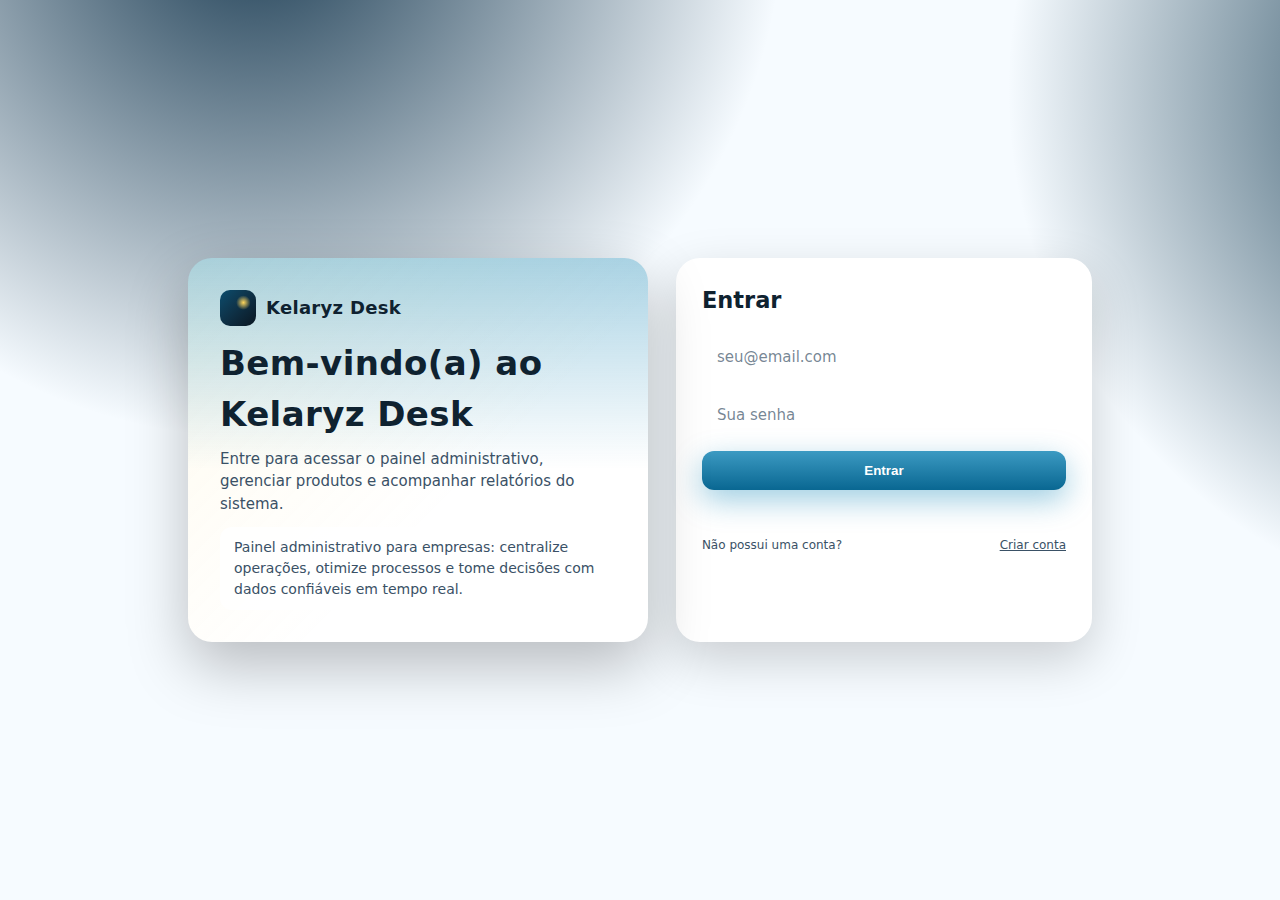
<file: static/login.html>
<!doctype html>
<html lang="pt-br">
<head>
  <meta charset="utf-8" />
  <meta name="viewport" content="width=device-width, initial-scale=1" />
  <title>Entrar | Kelaryz Desk</title>
  <meta name="color-scheme" content="light dark">
  <style>
    :root{
      --kel-primary:#0b81b3; --kel-primary-600:#096792; --kel-accent:#FFD65C;
      --kel-bg:#0a1722; --kel-card:#0f2230; --kel-text:#eaf5ff; --kel-muted:#b9cce0;
      --ring:0 0 0 3px color-mix(in oklab, var(--kel-primary) 30%, transparent);
    }
    @media (prefers-color-scheme: light){
      :root{ --kel-bg:#f6fbff; --kel-card:#ffffff; --kel-text:#0f2230; --kel-muted:#3a5166; }
    }
    *{box-sizing:border-box}
    body{
      margin:0; min-height:100dvh; display:grid; place-items:center;
      background:radial-gradient(60rem 60rem at 20% -10%, #1a3b52 0%, transparent 55%),
                 radial-gradient(60rem 60rem at 120% 10%, #09324a 0%, transparent 55%),
                 var(--kel-bg);
      font:500 15px/1.5 system-ui,-apple-system,Segoe UI,Roboto,Ubuntu,Inter,Arial,sans-serif;
      color:var(--kel-text);
    }
    .container{ width:min(960px,100%); padding:28px; display:grid; gap:28px; grid-template-columns:1.05fr .95fr; align-items:stretch }
    @media (max-width: 940px){ .container{ grid-template-columns:1fr; gap:22px } }

    .brand{
      position:relative; overflow:hidden; border-radius:24px; padding:32px;
      background:linear-gradient(180deg, color-mix(in oklab, var(--kel-primary) 35%, transparent), transparent 55%),
                 linear-gradient(135deg, rgba(255,214,92,.10), transparent 60%),
                 var(--kel-card);
      box-shadow:0 24px 60px rgba(0,0,0,.25);
    }
    .logo{ display:flex; align-items:center; gap:10px; margin-bottom:12px }
    .logo .mark{ width:36px; height:36px; border-radius:10px;
      background: radial-gradient(12px 12px at 65% 35%, var(--kel-accent), transparent 60%),
                  linear-gradient(135deg, color-mix(in oklab, var(--kel-primary) 35%, #08334b), #0a1722) }
    .logo b{ font-size:18px; letter-spacing:.3px }
    .brand h1{font-size:34px; margin:0 0 6px; letter-spacing:.4px}
    .brand p{margin:8px 0 0; color:var(--kel-muted)}
    .app-desc{ display:block; margin-top:12px; padding:10px 14px; border-radius:12px;
      background: color-mix(in oklab, var(--kel-card) 85%, transparent); color:var(--kel-muted); font-size:14px }

    .card{ border-radius:24px; padding:26px; background:var(--kel-card); box-shadow:0 18px 50px rgba(0,0,0,.18) }
    form{ display:grid; gap:12px }
    .input{ display:flex; gap:8px; align-items:center; background:color-mix(in oklab, var(--kel-card) 88%, #fff 12%);
      border:1px solid color-mix(in oklab, var(--kel-card) 70%, #fff 30%); border-radius:12px; padding:10px 12px }
    .input:focus-within{ border-color:var(--kel-primary); box-shadow:var(--ring) }
    input{ flex:1; border:0; background:transparent; color:inherit; font:inherit }
    input::placeholder{ color:color-mix(in oklab, var(--kel-muted) 70%, transparent) }

    .btn{ appearance:none; border:0; border-radius:12px; padding:12px 16px; font-weight:800; cursor:pointer;
          display:inline-flex; align-items:center; justify-content:center; gap:10px }
    .btn-primary{ background:linear-gradient(180deg, color-mix(in oklab, var(--kel-primary) 80%, #fff 0%), var(--kel-primary-600));
      color:white; box-shadow:0 10px 30px color-mix(in oklab, var(--kel-primary) 40%, transparent) }
    .btn-ghost{ background: color-mix(in oklab, var(--kel-card) 90%, white 10%); color:var(--kel-text) }
    .hint{ font-size:12px; color:var(--kel-muted) }
    .msg{ min-height:1.25em; font-size:13px; margin-top:4px }
    .msg.ok{ color:#19c37d } .msg.err{ color:#ff4455 }
    .hidden{ display:none }
    .footer{ display:flex; justify-content:space-between; margin-top:2px; color:var(--kel-muted); font-size:12px }
  </style>
</head>
<body>
  <main class="container" aria-label="Autenticação Kelaryz Desk">
    <!-- Branding -->
    <section class="brand">
      <div class="logo"><div class="mark" aria-hidden="true"></div><b>Kelaryz Desk</b></div>
      <h1>Bem-vindo(a) ao Kelaryz Desk</h1>
      <p>Entre para acessar o painel administrativo, gerenciar produtos e acompanhar relatórios do sistema.</p>
      <span class="app-desc">Painel administrativo para empresas: centralize operações, otimize processos e tome decisões com dados confiáveis em tempo real.</span>
    </section>

    <!-- Card -->
    <section class="card" aria-label="Acessar conta Kelaryz Desk">
      <!-- LOGIN (padrão) -->
      <form id="formLogin" autocomplete="on">
        <h2 style="margin:0 0 4px">Entrar</h2>
        <div class="input"><input id="lemail" name="email" type="email" placeholder="seu@email.com" required /></div>
        <div class="input"><input id="lpass" name="password" type="password" placeholder="Sua senha" minlength="6" required /></div>
        <button class="btn btn-primary" type="submit" id="btnLogin">Entrar</button>
        <div id="lmsg" class="msg" aria-live="polite"></div>
        <div class="footer">
          <span class="hint">Não possui uma conta?</span>
          <a class="hint" href="#" id="goRegister">Criar conta</a>
        </div>
      </form>

      <!-- CADASTRO (aparece só quando solicitar) -->
      <form id="formRegister" class="hidden" autocomplete="on">
        <h2 style="margin:0 0 4px">Criar conta</h2>
        <div class="input"><input id="rname" name="name" type="text" placeholder="Seu nome" required /></div>
        <div class="input"><input id="remail" name="email" type="email" placeholder="seu@email.com" required /></div>
        <div class="input"><input id="rpass" name="password" type="password" placeholder="Crie uma senha (min. 6)" minlength="6" required /></div>
        <button class="btn btn-primary" type="submit" id="btnRegister">Criar conta</button>
        <div id="rmsg" class="msg" aria-live="polite"></div>
        <div class="footer">
          <span class="hint">Já possui uma conta?</span>
          <a class="hint" href="#" id="goLogin">Entrar</a>
        </div>
      </form>
    </section>
  </main>

  <script>
    // Helpers
    const $ = (s)=>document.querySelector(s);
    const show = (el)=>el.classList.remove('hidden');
    const hide = (el)=>el.classList.add('hidden');
    const setMsg = (el, txt, ok=false)=>{ el.textContent = txt||''; el.className = 'msg ' + (ok?'ok':'err'); };

    // Elementos
    const formLogin = $('#formLogin');
    const formRegister = $('#formRegister');
    const lmsg = $('#lmsg'), rmsg = $('#rmsg');

    // Alternância Login <-> Cadastro
    $('#goRegister').addEventListener('click', (e)=>{ e.preventDefault(); hide(formLogin); show(formRegister); rmsg.textContent=''; lmsg.textContent=''; });
    $('#goLogin').addEventListener('click', (e)=>{ e.preventDefault(); hide(formRegister); show(formLogin); lmsg.textContent=''; rmsg.textContent=''; });

    // POST utilitário
    async function postJSON(url, payload){
      const res = await fetch(url, { method:'POST', headers:{'Content-Type':'application/json'}, body: JSON.stringify(payload) });
      let data = null; try{ data = await res.json(); }catch(e){}
      if(!res.ok){ throw new Error((data && data.detail) || res.statusText || 'Erro'); }
      return data || {};
    }

    // LOGIN
    formLogin.addEventListener('submit', async (e)=>{
      e.preventDefault();
      lmsg.className='msg'; lmsg.textContent='';
      const email = $('#lemail').value.trim();
      const password = $('#lpass').value;
      try{
        const data = await postJSON('/auth/login', { email, password });
        setMsg(lmsg, `Olá, ${data.user.name}! Sessão ativa.`, true);
        // redireciona para sua aplicação (ajuste se preferir outra rota)
        setTimeout(()=>{ window.location.href = '/app'; }, 600);
      }catch(err){ setMsg(lmsg, err.message || 'Falha no login'); }
    });

    // CADASTRO
    formRegister.addEventListener('submit', async (e)=>{
      e.preventDefault();
      rmsg.className='msg'; rmsg.textContent='';
      const name = $('#rname').value.trim();
      const email = $('#remail').value.trim();
      const password = $('#rpass').value;
      if(password.length < 6){ setMsg(rmsg, 'Senha muito curta (min. 6)'); return; }
      try{
        await postJSON('/auth/register', { name, email, password });
        // Volta ao login com instrução clara
        hide(formRegister); show(formLogin);
        $('#lemail').value = email; $('#lpass').value = '';
        setMsg(lmsg, 'Conta criada! Use o e-mail e a senha cadastrados para entrar.', true);
        $('#lpass').focus();
      }catch(err){ setMsg(rmsg, err.message || 'Falha no cadastro'); }
    });
  </script>
</body>
</html>
</file>
